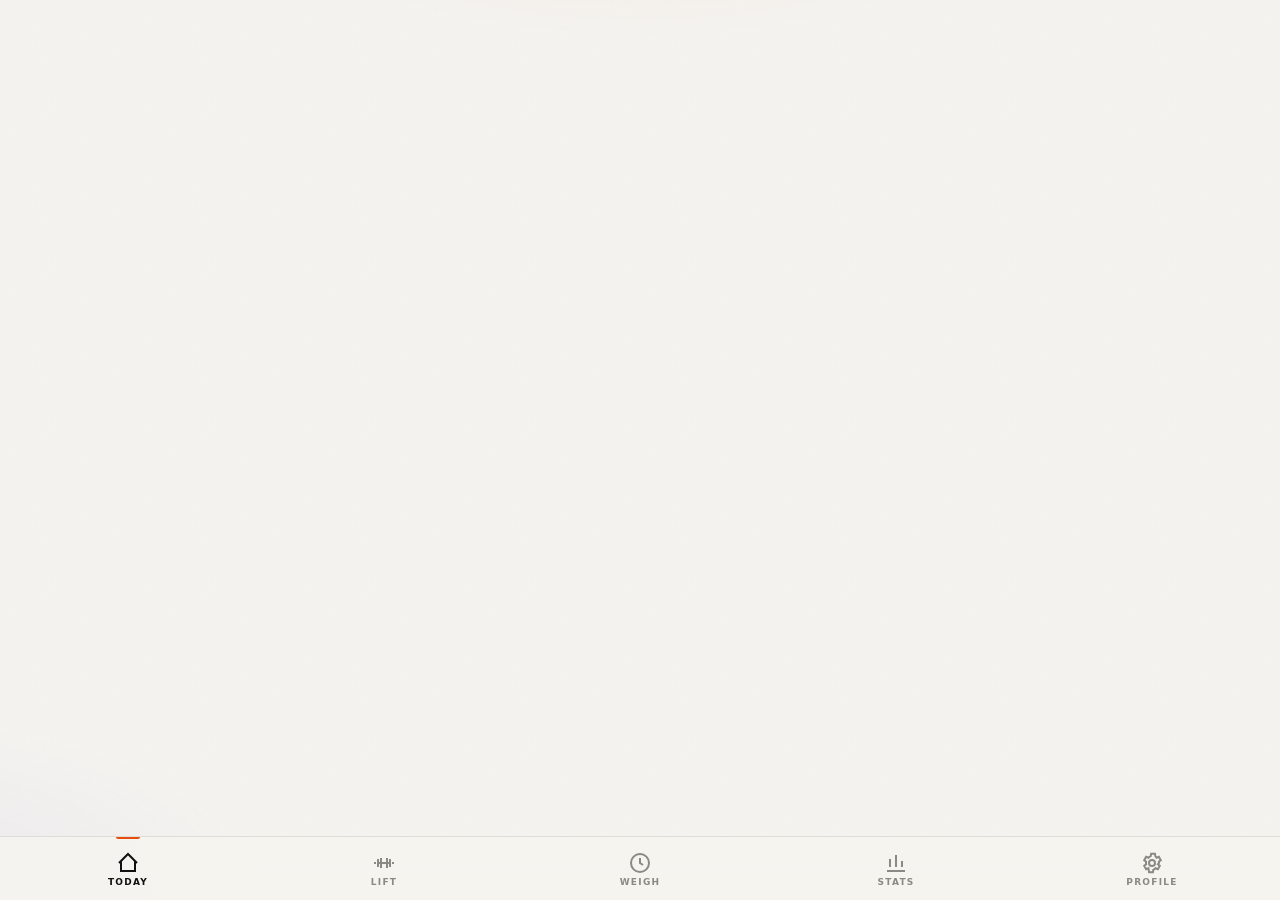
<file: recovery.html>
<!DOCTYPE html>
<html lang="en">
<head>
<meta charset="UTF-8" />
<meta name="viewport" content="width=device-width, initial-scale=1.0" />
<title>Ascend Recovery</title>
<style>
  body {
    margin: 0;
    min-height: 100vh;
    display: grid;
    place-items: center;
    background: #f5f4f0;
    color: #111110;
    font-family: system-ui, -apple-system, BlinkMacSystemFont, "Segoe UI", sans-serif;
  }
  main {
    width: min(360px, calc(100vw - 32px));
    border: 1px solid #dddcd7;
    background: #fff;
    padding: 22px;
  }
  h1 {
    margin: 0 0 8px;
    font-size: 22px;
    line-height: 1.1;
  }
  p {
    margin: 0;
    color: #5a5a55;
    line-height: 1.45;
    font-size: 14px;
  }
</style>
</head>
<body>
<main>
  <h1>Refreshing Ascend</h1>
  <p>Clearing the old local app cache and reopening the fixed build.</p>
</main>
<script>
(async function recoverAscend() {
  try {
    if ("serviceWorker" in navigator) {
      const regs = await navigator.serviceWorker.getRegistrations();
      await Promise.all(regs.map(reg => reg.unregister()));
    }
    if ("caches" in window) {
      const keys = await caches.keys();
      await Promise.all(keys.filter(key => key.startsWith("ascend-")).map(key => caches.delete(key)));
    }
  } catch (err) {
    console.warn("Ascend recovery cache clear failed", err);
  }
  location.replace("./?recovered=20260718.2");
})();
</script>
</body>
</html>
</file>
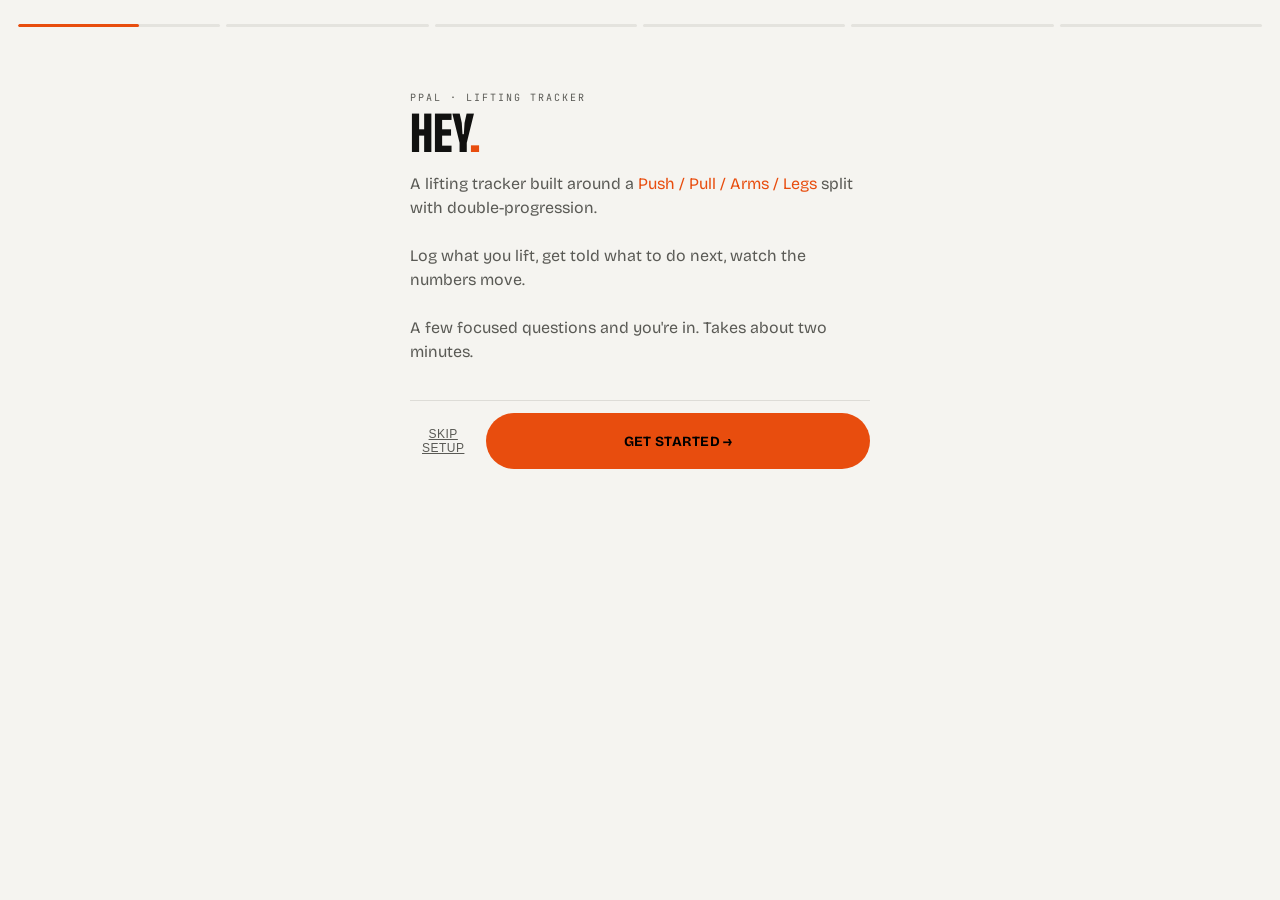
<file: repair-20260718.html>
<!DOCTYPE html>
<html lang="en">
<head>
<meta charset="UTF-8" />
<meta name="viewport" content="width=device-width, initial-scale=1.0" />
<meta name="theme-color" content="#f5f4f0" />
<title>Repair Ascend</title>
<style>
  body { margin:0; min-height:100vh; display:grid; place-items:center; padding:20px; box-sizing:border-box; background:#f5f4f0; color:#111110; font-family:system-ui,-apple-system,BlinkMacSystemFont,"Segoe UI",sans-serif; }
  main { width:min(380px,100%); border:1px solid #dddcd7; background:#fff; padding:22px; box-sizing:border-box; }
  h1 { margin:0 0 8px; font-size:24px; }
  p { margin:0; color:#5a5a55; font-size:14px; line-height:1.5; }
  #status { margin-top:14px; color:#b42318; font-weight:700; font-size:12px; }
</style>
</head>
<body>
<main>
  <h1>Repairing Ascend</h1>
  <p>This removes stale app files only. Your workouts, weigh-ins, meals, and settings remain saved on this device.</p>
  <div id="status">CLEARING OLD CACHE...</div>
</main>
<script>
(async function repairAscend() {
  const status = document.getElementById("status");
  try {
    if ("serviceWorker" in navigator) {
      const registrations = await navigator.serviceWorker.getRegistrations();
      await Promise.all(registrations.map(registration => registration.unregister()));
    }
    if ("caches" in window) {
      const keys = await caches.keys();
      await Promise.all(keys.filter(key => key.startsWith("ascend-")).map(key => caches.delete(key)));
    }
    status.textContent = "CACHE CLEARED - REOPENING APP...";
  } catch (err) {
    status.textContent = "REOPENING APP...";
  }
  setTimeout(() => location.replace("./?repair=20260718.2"), 500);
})();
</script>
</body>
</html>
</file>
